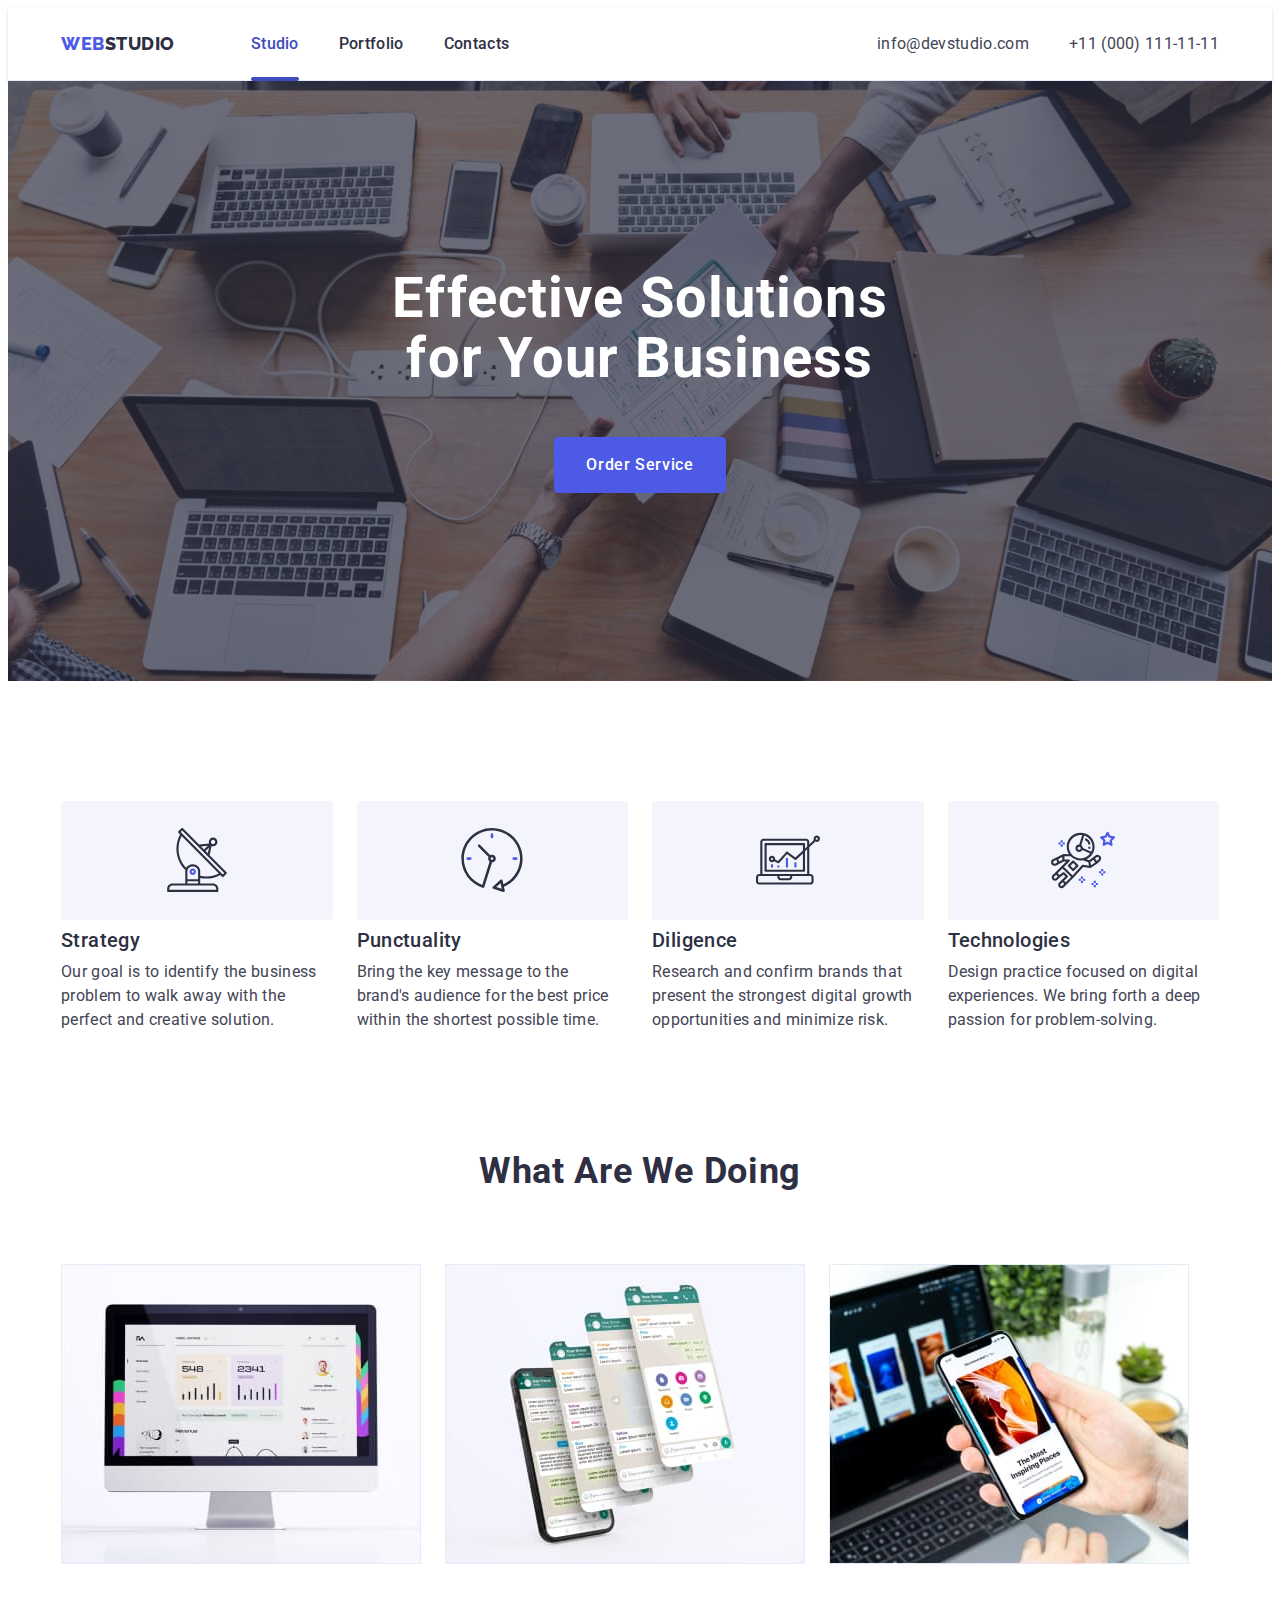
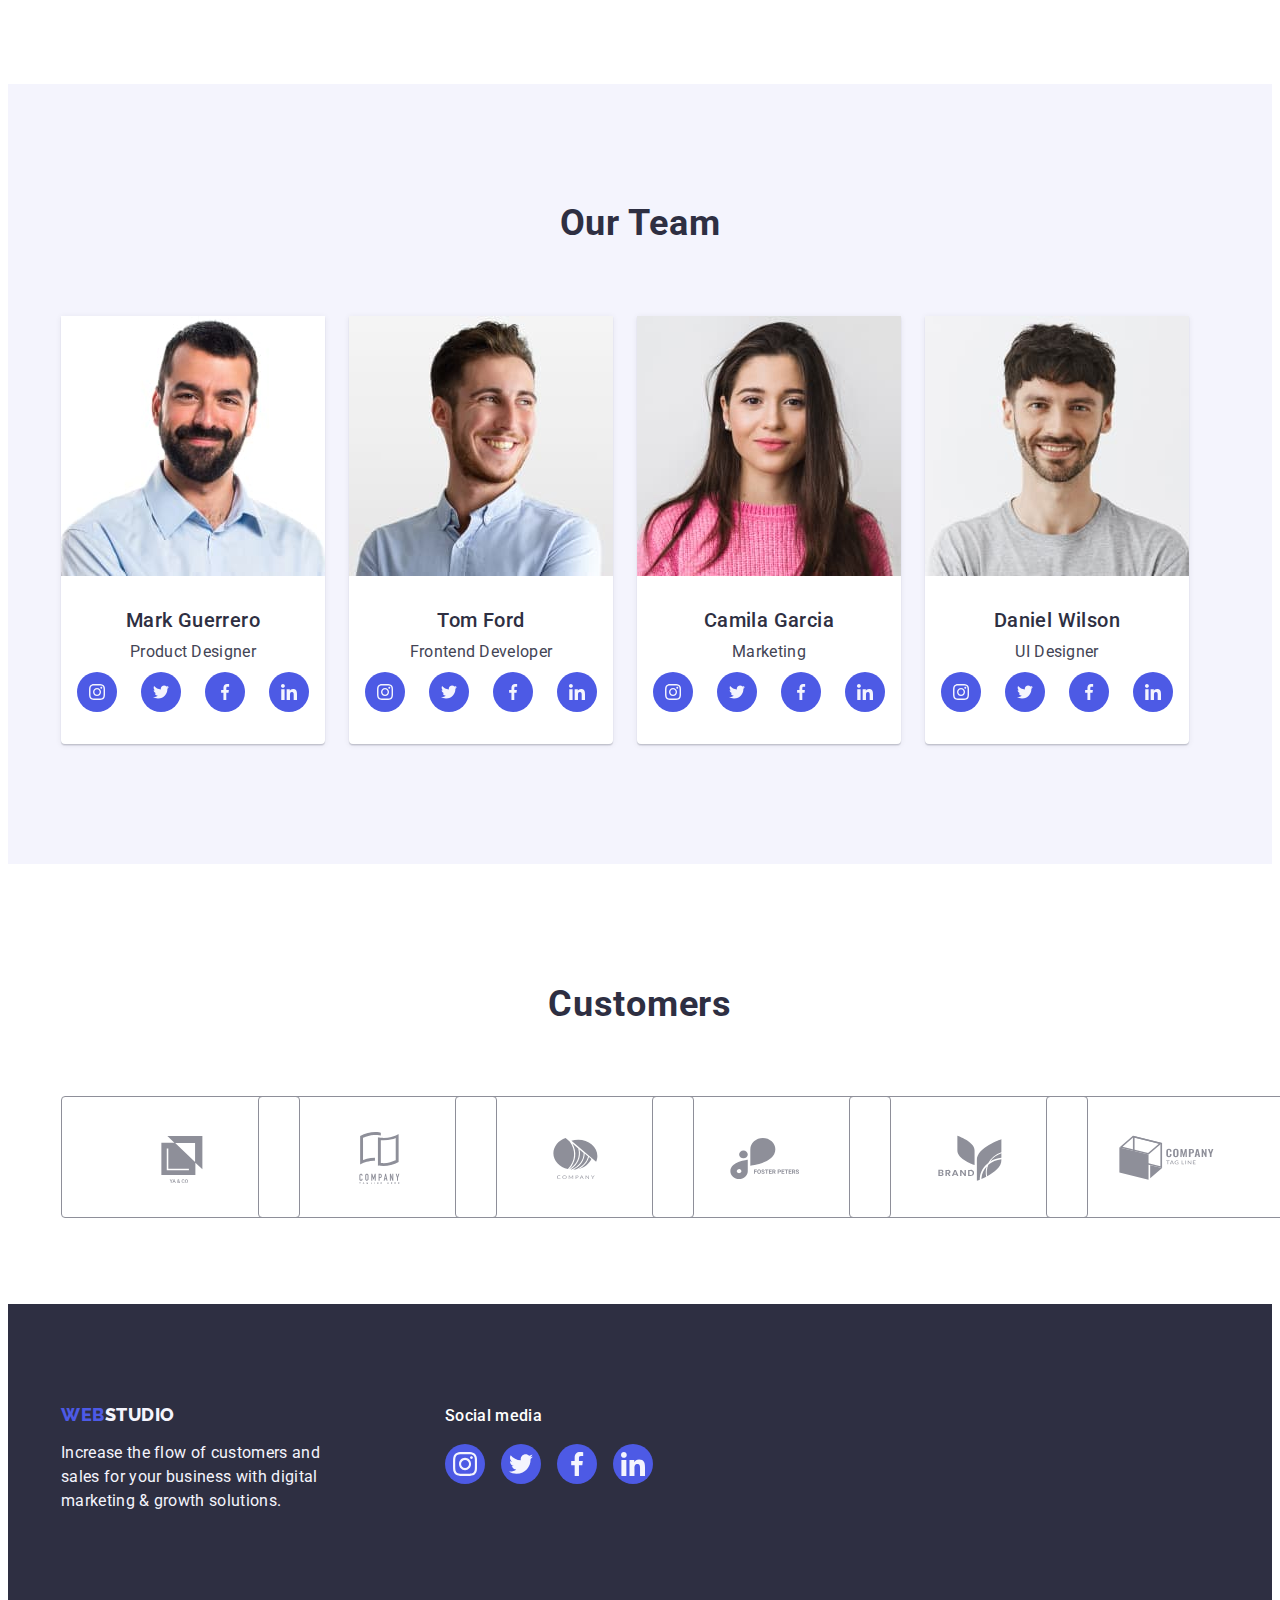
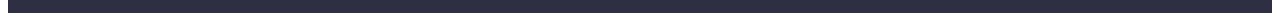
<file: index.html>
<!DOCTYPE html>
<html lang="en">
  <head>
    <meta charset="UTF-8" />
    <meta http-equiv="X-UA-Compatible" content="IE=edge" />
    <meta name="viewport" content="width=device-width, initial-scale=1.0" />
    <title>WebStudio</title>
    <link rel="preconnect" href="https://fonts.googleapis.com" />
    <link rel="preconnect" href="https://fonts.gstatic.com" crossorigin />
    <link
      href="https://fonts.googleapis.com/css2?family=Raleway:wght@800&family=Roboto:wght@400;500;700;900&display=swap"
      rel="stylesheet"
    />
    <link
      rel="stylesheet"
      href="https://cdnjs.cloudflare.com/ajax/libs/modern-normalize/1.0.0/modern-normalize.min.css"
      integrity="sha512-ISS7cAi1PEhQ8jnbJpJZMd29NlhNj4AWYyLOSp2CE/CsHxTCu+r+t0D2yoJudVrd0/8fTVPUVDzY5Tvli75u/g=="
      crossorigin="anonymous"
    />
    <link rel="stylesheet" href="./css/styles.css" />
  </head>
  <body>
    <header class="header">
      <div class="header-nav container">
        <nav class="site-nav">
          <a href="./index.html" class="logo-header link">
            Web<span class="logo-tip">Studio</span>
          </a>
          <ul class="list-nav list">
            <li class="list-item">
              <a class="nav link active-link" href="./index.html">Studio</a>
            </li>
            <li class="list-item">
              <a class="nav link" href="./portfolio.html">Portfolio</a>
            </li>
            <li class="list-item">
              <a class="nav link" href="">Contacts</a>
            </li>
          </ul>
        </nav>
        <address class="address">
          <ul class="address-list list">
            <li class="address-item">
              <a class="address-contact link" href="mailto:info@devstudio.com">
                info@devstudio.com
              </a>
            </li>
            <li class="address-item">
              <a class="address-contact link" href="tel:+110001111111">
                +11 (000) 111-11-11
              </a>
            </li>
          </ul>
        </address>
      </div>
    </header>
    <main>
      <section class="section-main">
        <div class="backdrop is-hidden" data-modal>
          <div class="modal">
            <button type="button" class="modal-close button" data-modal-close>
              <svg class="close-picture" width="8" height="8">
                <use
                  href="./images/symbol-defs.svg#icon-close-black-18dp-2-1"
                ></use>
              </svg>
            </button>
          </div>
        </div>
        <div class="overlay">
          <div class="title-container container">
            <h1 class="title">Effective Solutions for Your Business</h1>
            <button class="button-order" type="button" data-modal-open>
              Order Service
            </button>
          </div>
        </div>
      </section>
      <section class="qualities-section">
        <div class="qualities-container container">
          <h2 class="visually-hidden">Our qualities</h2>
          <ul class="list-qualities list">
            <li class="qualities-item">
              <div class="qualities-picture">
                <svg class="qualities-icon" width="64" height="64">
                  <use href="./images/icons.svg.svg#icon-antenna-1"></use>
                </svg>
              </div>
              <h3 class="qualities-title">Strategy</h3>
              <p class="qualities-text">
                Our goal is to identify the business problem to walk away with
                the perfect and creative solution.
              </p>
            </li>
            <li class="qualities-item">
              <div class="qualities-picture">
                <svg class="qualities-icon" width="64" height="64">
                  <use href="./images/icons.svg.svg#icon-clock-1"></use>
                </svg>
              </div>
              <h3 class="qualities-title">Punctuality</h3>
              <p class="qualities-text">
                Bring the key message to the brand's audience for the best price
                within the shortest possible time.
              </p>
            </li>
            <li class="qualities-item">
              <div class="qualities-picture">
                <svg class="qualities-icon" width="64" height="64">
                  <use href="./images/icons.svg.svg#icon-diagram-1"></use>
                </svg>
              </div>
              <h3 class="qualities-title">Diligence</h3>
              <p class="qualities-text">
                Research and confirm brands that present the strongest digital
                growth opportunities and minimize risk.
              </p>
            </li>
            <li class="qualities-item">
              <div class="qualities-picture">
                <svg class="qualities-icon" width="64" height="64">
                  <use href="./images/icons.svg.svg#icon-astronaut-1"></use>
                </svg>
              </div>
              <h3 class="qualities-title">Technologies</h3>
              <p class="qualities-text">
                Design practice focused on digital experiences. We bring forth a
                deep passion for problem-solving.
              </p>
            </li>
          </ul>
        </div>
      </section>

      <section class="activities">
        <div class="activities-container container">
          <h2 class="title-activities">What are we doing</h2>
          <ul class="list-activities list">
            <li class="activities-item">
              <img
                class="picture-activities"
                src="./images/img1.jpg"
                alt="computer screen"
                width="360"
                height="300"
              />
            </li>
            <li class="activities-item">
              <img
                class="picture-activities"
                src="./images/img2.jpg"
                alt="phone screen"
                width="360"
                height="300"
              />
            </li>
            <li class="activities-item">
              <img
                class="picture-activities"
                src="./images/img3.jpg"
                alt="picture on phone and computer"
                width="360"
                height="300"
              />
            </li>
          </ul>
        </div>
      </section>

      <section class="section-team">
        <div class="team-container container">
          <h2 class="title-team">Our Team</h2>
          <ul class="team-list list">
            <li class="team-member">
              <img
                class="team-member-photo"
                src="./images/img.jpg"
                alt="team member photo"
                width="264"
                height="260"
              />
              <h3 class="team-member-name">Mark Guerrero</h3>
              <p class="team-member-profession">Product Designer</p>
              <ul class="social-network-list list">
                <li class="social-network-item">
                  <a class="social-network-link link" href="">
                    <svg class="social-network-icon" width="16" height="16">
                      <use href="./images/icons.svg.svg#icon-instagram-2"></use>
                    </svg>
                  </a>
                </li>
                <li class="social-network-item">
                  <a class="social-network-link link" href="">
                    <svg class="social-network-icon" width="16" height="16">
                      <use href="./images/icons.svg.svg#icon-twitter-1"></use>
                    </svg>
                  </a>
                </li>
                <li class="social-network-item">
                  <a class="social-network-link link" href="">
                    <svg class="social-network-icon" width="16" height="16">
                      <use href="./images/icons.svg.svg#icon-facebook-1"></use>
                    </svg>
                  </a>
                </li>
                <li class="social-network-item">
                  <a class="social-network-link link" href="">
                    <svg class="social-network-icon" width="16" height="16">
                      <use href="./images/icons.svg.svg#icon-linkedin-1"></use>
                    </svg>
                  </a>
                </li>
              </ul>
            </li>
            <li class="team-member">
              <img
                class="team-member-photo"
                src="./images/imgn.jpg"
                alt="team member photo2"
                width="264"
                height="260"
              />
              <h3 class="team-member-name">Tom Ford</h3>
              <p class="team-member-profession">Frontend Developer</p>
              <ul class="social-network-list list">
                <li class="social-network-item">
                  <a class="social-network-link link" href="">
                    <svg class="social-network-icon" width="16" height="16">
                      <use href="./images/icons.svg.svg#icon-instagram-2"></use>
                    </svg>
                  </a>
                </li>
                <li class="social-network-item">
                  <a class="social-network-link link" href="">
                    <svg class="social-network-icon" width="16" height="16">
                      <use href="./images/icons.svg.svg#icon-twitter-1"></use>
                    </svg>
                  </a>
                </li>
                <li class="social-network-item">
                  <a class="social-network-link link" href="">
                    <svg class="social-network-icon" width="16" height="16">
                      <use href="./images/icons.svg.svg#icon-facebook-1"></use>
                    </svg>
                  </a>
                </li>
                <li class="social-network-item">
                  <a class="social-network-link link" href="">
                    <svg class="social-network-icon" width="16" height="16">
                      <use href="./images/icons.svg.svg#icon-linkedin-1"></use>
                    </svg>
                  </a>
                </li>
              </ul>
            </li>
            <li class="team-member">
              <img
                class="team-member-photo"
                src="./images/imgk.jpg"
                alt="team member photo3"
                width="264"
                height="260"
              />
              <h3 class="team-member-name">Camila Garcia</h3>
              <p class="team-member-profession">Marketing</p>
              <ul class="social-network-list list">
                <li class="social-network-item">
                  <a class="social-network-link link" href="">
                    <svg class="social-network-icon" width="16" height="16">
                      <use href="./images/icons.svg.svg#icon-instagram-2"></use>
                    </svg>
                  </a>
                </li>
                <li class="social-network-item">
                  <a class="social-network-link link" href="">
                    <svg class="social-network-icon" width="16" height="16">
                      <use href="./images/icons.svg.svg#icon-twitter-1"></use>
                    </svg>
                  </a>
                </li>
                <li class="social-network-item">
                  <a class="social-network-link link" href="">
                    <svg class="social-network-icon" width="16" height="16">
                      <use href="./images/icons.svg.svg#icon-facebook-1"></use>
                    </svg>
                  </a>
                </li>
                <li class="social-network-item">
                  <a class="social-network-link link" href="">
                    <svg class="social-network-icon" width="16" height="16">
                      <use href="./images/icons.svg.svg#icon-linkedin-1"></use>
                    </svg>
                  </a>
                </li>
              </ul>
            </li>
            <li class="team-member">
              <img
                class="team-member-photo"
                src="./images/imgj.jpg"
                alt="team member photo4"
                width="264"
                height="260"
              />
              <h3 class="team-member-name">Daniel Wilson</h3>
              <p class="team-member-profession">UI Designer</p>
              <ul class="social-network-list list">
                <li class="social-network-item">
                  <a class="social-network-link link" href="">
                    <svg class="social-network-icon" width="16" height="16">
                      <use href="./images/icons.svg.svg#icon-instagram-2"></use>
                    </svg>
                  </a>
                </li>
                <li class="social-network-item">
                  <a class="social-network-link link" href="">
                    <svg class="social-network-icon" width="16" height="16">
                      <use href="./images/icons.svg.svg#icon-twitter-1"></use>
                    </svg>
                  </a>
                </li>
                <li class="social-network-item">
                  <a class="social-network-link link" href="">
                    <svg class="social-network-icon" width="16" height="16">
                      <use href="./images/icons.svg.svg#icon-facebook-1"></use>
                    </svg>
                  </a>
                </li>
                <li class="social-network-item">
                  <a class="social-network-link link" href="">
                    <svg class="social-network-icon" width="16" height="16">
                      <use href="./images/icons.svg.svg#icon-linkedin-1"></use>
                    </svg>
                  </a>
                </li>
              </ul>
            </li>
          </ul>
        </div>
      </section>
      <section class="customers">
        <div class="container">
          <h2 class="title-customers">Customers</h2>
          <ul class="customers-list list">
            <li class="customers-item">
              <a class="customers-link link" href="">
                <svg class="customers-icon" width="104" height="56">
                  <use href="./images/icons.svg.svg#icon-company1"></use>
                </svg>
              </a>
            </li>
            <li class="customers-item">
              <a class="customers-link link" href="">
                <svg class="customers-icon" width="104" height="56">
                  <use href="./images/icons.svg.svg#icon-company2"></use>
                </svg>
              </a>
            </li>
            <li class="customers-item">
              <a class="customers-link link" href="">
                <svg class="customers-icon" width="104" height="56">
                  <use href="./images/icons.svg.svg#icon-company3"></use>
                </svg>
              </a>
            </li>
            <li class="customers-item">
              <a class="customers-link link" href="">
                <svg class="customers-icon" width="104" height="56">
                  <use href="./images/icons.svg.svg#icon-company4"></use>
                </svg>
              </a>
            </li>
            <li class="customers-item">
              <a class="customers-link link" href="">
                <svg class="customers-icon" width="104" height="56">
                  <use href="./images/icons.svg.svg#icon-company5"></use>
                </svg>
              </a>
            </li>
            <li class="customers-item">
              <a class="customers-link link" href="">
                <svg class="customers-icon" width="104" height="56">
                  <use href="./images/icons.svg.svg#icon-company6"></use>
                </svg>
              </a>
            </li>
          </ul>
        </div>
      </section>
    </main>

    <footer class="footer">
      <div class="footer-container container">
        <div class="footer-logo">
          <a href="./index.html" class="logo-mfooter link">
            Web<span class="logo-footer">Studio</span>
          </a>
          <p class="footer-text">
            Increase the flow of customers and sales for your business with
            digital marketing & growth solutions.
          </p>
        </div>
        <div class="soc-net-footer">
          <p class="title-footer">Social media</p>
          <ul class="footer-list list">
            <li class="footer-item">
              <a class="footer-link link" href="">
                <svg class="footer-icon" width="24" height="24">
                  <use href="./images/icons.svg.svg#icon-instagram-2"></use>
                </svg>
              </a>
            </li>
            <li class="footer-item">
              <a class="footer-link link" href="">
                <svg class="footer-icon" width="24" height="24">
                  <use href="./images/icons.svg.svg#icon-twitter-1"></use>
                </svg>
              </a>
            </li>
            <li class="footer-item">
              <a class="footer-link link" href="">
                <svg class="footer-icon" width="24" height="24">
                  <use href="./images/icons.svg.svg#icon-facebook-1"></use>
                </svg>
              </a>
            </li>
            <li class="footer-item">
              <a class="footer-link link" href="">
                <svg class="footer-icon" width="24" height="24">
                  <use href="./images/icons.svg.svg#icon-linkedin-1"></use>
                </svg>
              </a>
            </li>
          </ul>
        </div>
      </div>
    </footer>
    <script src="./modal.js"></script>
  </body>
</html>
</file>
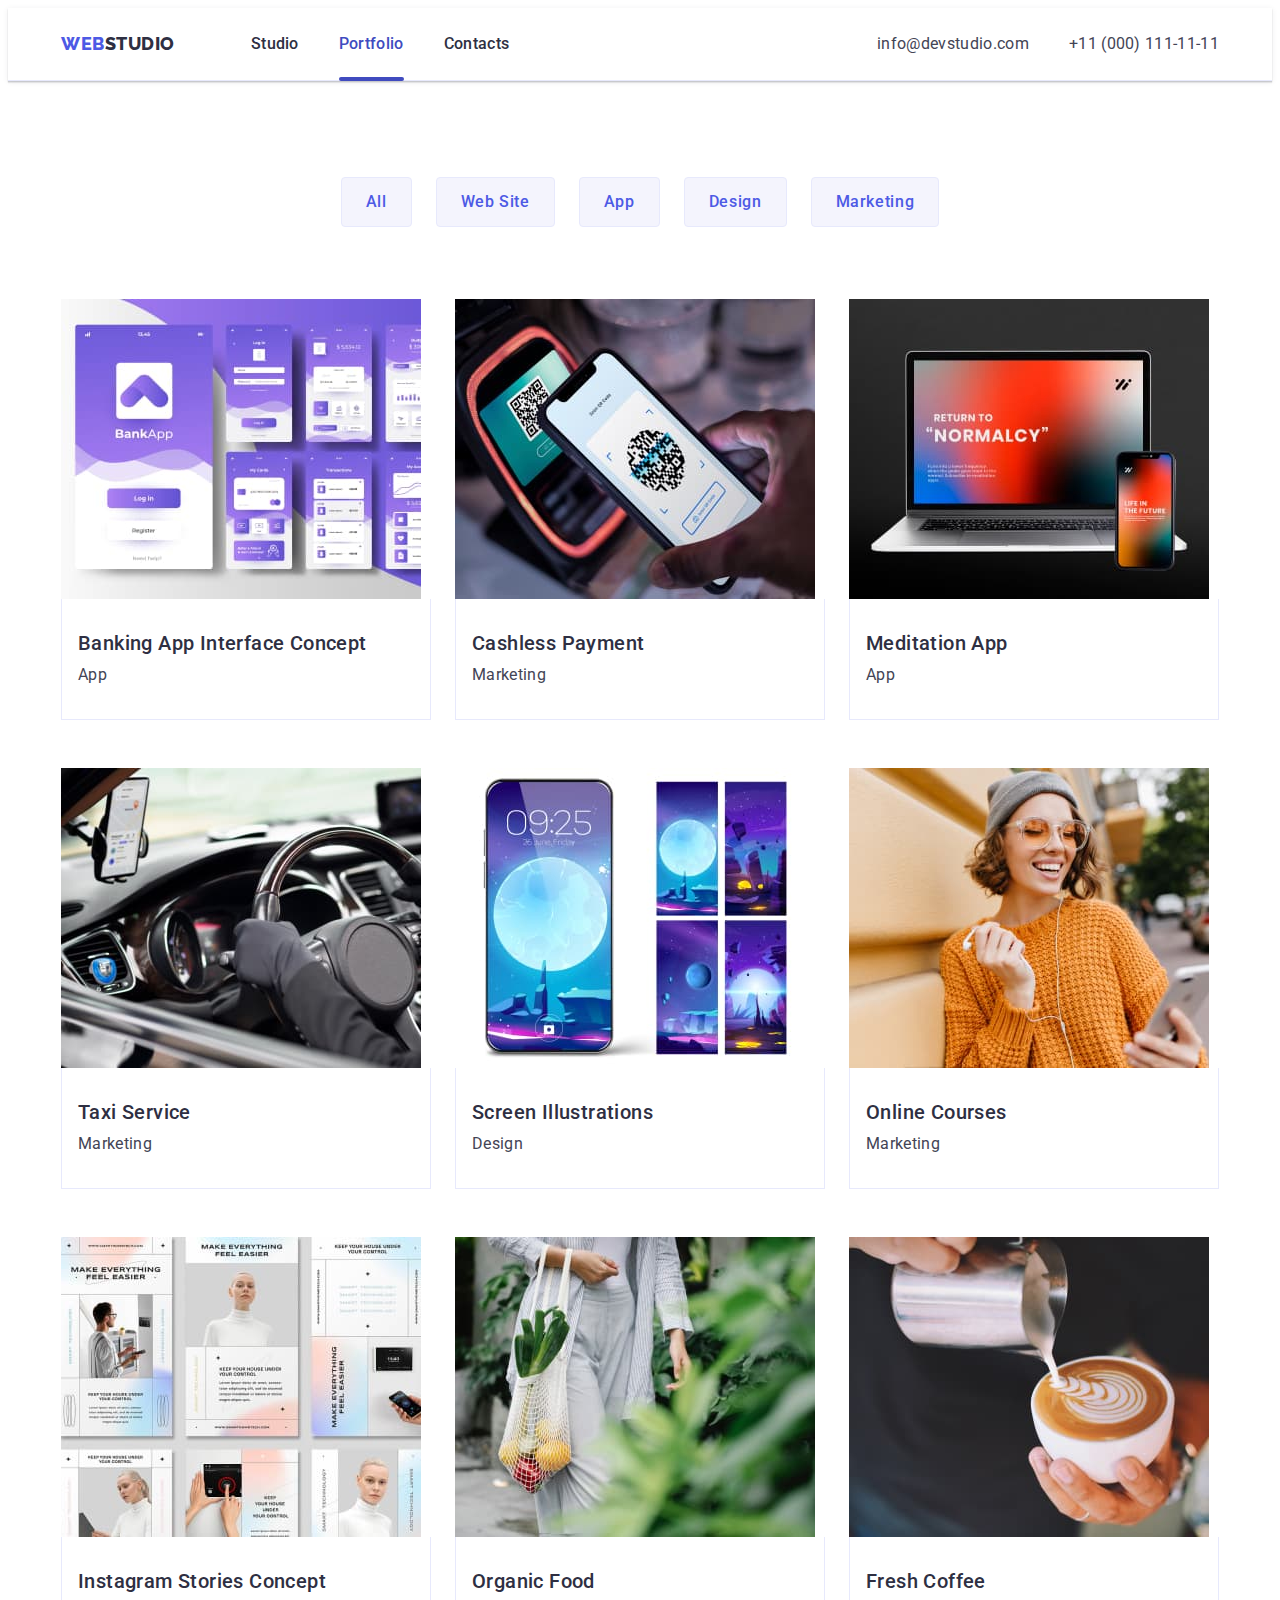
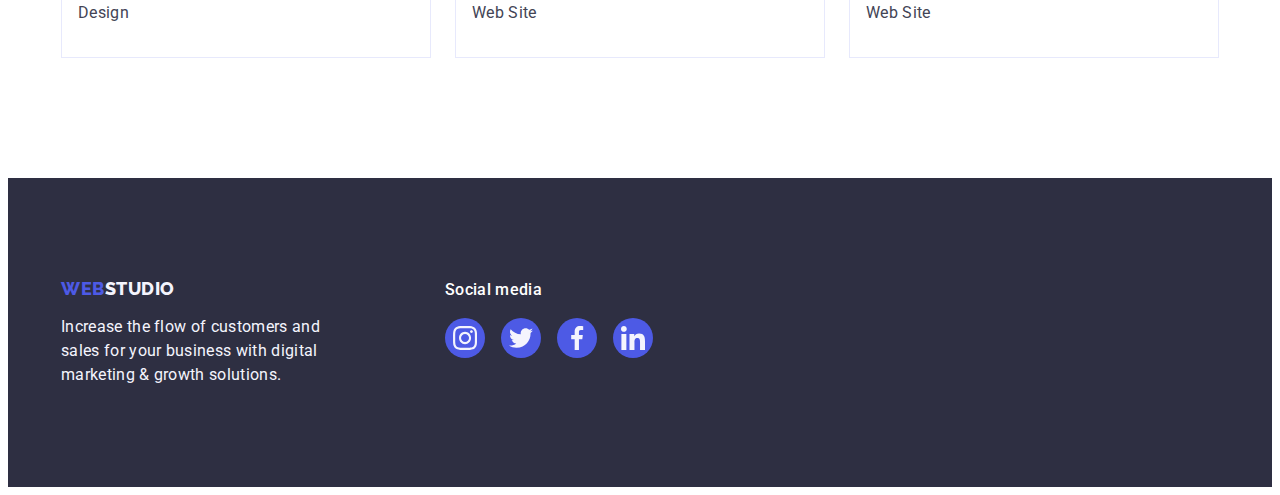
<file: portfolio.html>
<!DOCTYPE html>
<html lang="en">
  <head>
    <meta charset="UTF-8" />
    <meta http-equiv="X-UA-Compatible" content="IE=edge" />
    <meta name="viewport" content="width=device-width, initial-scale=1.0" />
    <title>WebStudio</title>
    <link rel="preconnect" href="https://fonts.googleapis.com" />
    <link rel="preconnect" href="https://fonts.gstatic.com" crossorigin />

    <link
      href="https://fonts.googleapis.com/css2?family=Raleway:wght@800&family=Roboto:wght@400;500;700;900&display=swap"
      rel="stylesheet"
    />
    <link
      rel="stylesheet"
      href="https://cdnjs.cloudflare.com/ajax/libs/modern-normalize/1.0.0/modern-normalize.min.css"
      integrity="sha512-ISS7cAi1PEhQ8jnbJpJZMd29NlhNj4AWYyLOSp2CE/CsHxTCu+r+t0D2yoJudVrd0/8fTVPUVDzY5Tvli75u/g=="
      crossorigin="anonymous"
    />
    <link rel="stylesheet" href="./css/styles.css" />
  </head>
  <body>
    <header class="header">
      <div class="header-nav container">
        <nav class="site-nav">
          <a href="./index.html" class="logo-header link">
            Web<span class="logo-tip">Studio</span>
          </a>
          <ul class="list-nav list">
            <li class="list-item">
              <a class="nav link" href="./index.html">Studio</a>
            </li>
            <li class="list-item">
              <a class="nav link active-link" href="./portfolio.html"
                >Portfolio</a
              >
            </li>
            <li class="list-item">
              <a class="nav link" href="">Contacts</a>
            </li>
          </ul>
        </nav>
        <address class="address">
          <ul class="address-list list">
            <li class="address-item">
              <a class="address-contact link" href="mailto:info@devstudio.com">
                info@devstudio.com
              </a>
            </li>
            <li class="address-item">
              <a class="address-contact link" href="tel:+110001111111">
                +11 (000) 111-11-11
              </a>
            </li>
          </ul>
        </address>
      </div>
    </header>
    <main>
      <!-- Сторінка портфоліо -->
      <section class="portfolio-section">
        <div class="portfolio-container container">
          <h1 class="visually-hidden">Portfolio filters</h1>
          <ul class="list-filters list">
            <li class="button-filter">
              <button type="button" class="button-filt">All</button>
            </li>
            <li class="button-filter">
              <button type="button" class="button-filt">Web Site</button>
            </li>
            <li class="button-filter">
              <button type="button" class="button-filt">App</button>
            </li>
            <li class="button-filter">
              <button type="button" class="button-filt">Design</button>
            </li>
            <li class="button-filter">
              <button type="button" class="button-filt">Marketing</button>
            </li>
          </ul>

          <ul class="list-portfolio list">
            <li class="portfolio-item">
              <a href="#" class="picture-link link">
                <div class="thumb">
                  <img
                    class="picture-portfolio"
                    src="./images/portf1.jpg"
                    alt="site pages"
                    width="360"
                    height="300"
                  />
                  <p class="text-card">
                    14 Stylish and User-Friendly App Design Concepts · Task
                    Manager App · Calorie Tracker App · Exotic Fruit Ecommerce
                    App · Cloud Storage App
                  </p>
                </div>

                <div class="portfolio-description">
                  <h2 class="title-portfolio">Banking App Interface Concept</h2>
                  <p class="portfolio-text-filter">App</p>
                </div>
              </a>
            </li>

            <li class="portfolio-item">
              <a href="#" class="picture-link link">
                <div class="thumb">
                  <img
                    class="picture-portfolio"
                    src="./images/portf2.jpg"
                    alt="qr-code"
                    width="360"
                    height="300"
                  />
                  <p class="text-card">
                    14 Stylish and User-Friendly App Design Concepts · Task
                    Manager App · Calorie Tracker App · Exotic Fruit Ecommerce
                    App · Cloud Storage App
                  </p>
                </div>
                <div class="portfolio-description">
                  <h2 class="title-portfolio">Cashless Payment</h2>
                  <p class="portfolio-text-filter">Marketing</p>
                </div>
              </a>
            </li>
            <li class="portfolio-item">
              <a href="#" class="picture-link link">
                <div class="thumb">
                  <img
                    class="picture-portfolio"
                    src="./images/portf3.jpg"
                    alt="laptop and telefon"
                    width="360"
                    height="300"
                  />
                  <p class="text-card">
                    14 Stylish and User-Friendly App Design Concepts · Task
                    Manager App · Calorie Tracker App · Exotic Fruit Ecommerce
                    App · Cloud Storage App
                  </p>
                </div>

                <div class="portfolio-description">
                  <h2 class="title-portfolio">Meditation App</h2>
                  <p class="portfolio-text-filter">App</p>
                </div>
              </a>
            </li>
            <li class="portfolio-item">
              <a href="#" class="picture-link link">
                <div class="thumb">
                  <img
                    class="picture-portfolio"
                    src="./images/portf4.jpg"
                    alt="car phone holder"
                    width="360"
                    height="300"
                  />
                  <p class="text-card">
                    14 Stylish and User-Friendly App Design Concepts · Task
                    Manager App · Calorie Tracker App · Exotic Fruit Ecommerce
                    App · Cloud Storage App
                  </p>
                </div>
                <div class="portfolio-description">
                  <h2 class="title-portfolio">Taxi Service</h2>
                  <p class="portfolio-text-filter">Marketing</p>
                </div>
              </a>
            </li>
            <li class="portfolio-item">
              <a href="#" class="picture-link link">
                <div class="thumb">
                  <img
                    class="picture-portfolio"
                    src="./images/portf5.jpg"
                    alt="phone lock screen"
                    width="360"
                    height="300"
                  />
                  <p class="text-card">
                    14 Stylish and User-Friendly App Design Concepts · Task
                    Manager App · Calorie Tracker App · Exotic Fruit Ecommerce
                    App · Cloud Storage App
                  </p>
                </div>
                <div class="portfolio-description">
                  <h2 class="title-portfolio">Screen Illustrations</h2>
                  <p class="portfolio-text-filter">Design</p>
                </div>
              </a>
            </li>
            <li class="portfolio-item">
              <a href="#" class="picture-link link">
                <div class="thumb">
                  <img
                    class="picture-portfolio"
                    src="./images/portf6.jpg"
                    alt="smiling girl with headphones"
                    width="360"
                    height="300"
                  />
                  <p class="text-card">
                    14 Stylish and User-Friendly App Design Concepts · Task
                    Manager App · Calorie Tracker App · Exotic Fruit Ecommerce
                    App · Cloud Storage App
                  </p>
                </div>
                <div class="portfolio-description">
                  <h2 class="title-portfolio">Online Courses</h2>
                  <p class="portfolio-text-filter">Marketing</p>
                </div>
              </a>
            </li>
            <li class="portfolio-item">
              <a href="#" class="picture-link link">
                <div class="thumb">
                  <img
                    class="picture-portfolio"
                    src="./images/portf7.jpg"
                    alt="site pages inst"
                    width="360"
                    height="300"
                  />
                  <p class="text-card">
                    14 Stylish and User-Friendly App Design Concepts · Task
                    Manager App · Calorie Tracker App · Exotic Fruit Ecommerce
                    App · Cloud Storage App
                  </p>
                </div>
                <div class="portfolio-description">
                  <h2 class="title-portfolio">Instagram Stories Concept</h2>
                  <p class="portfolio-text-filter">Design</p>
                </div>
              </a>
            </li>
            <li class="portfolio-item">
              <a href="#" class="picture-link link">
                <div class="thumb">
                  <img
                    class="picture-portfolio"
                    src="./images/portf8.jpg"
                    alt="fruits and vegetables in a bag"
                    width="360"
                    height="300"
                  />
                  <p class="text-card">
                    14 Stylish and User-Friendly App Design Concepts · Task
                    Manager App · Calorie Tracker App · Exotic Fruit Ecommerce
                    App · Cloud Storage App
                  </p>
                </div>
                <div class="portfolio-description">
                  <h2 class="title-portfolio">Organic Food</h2>
                  <p class="portfolio-text-filter">Web Site</p>
                </div>
              </a>
            </li>
            <li class="portfolio-item">
              <a href="#" class="picture-link link">
                <div class="thumb">
                  <img
                    class="picture-portfolio"
                    src="./images/portf9.jpg"
                    alt="painting on coffee"
                    width="360"
                    height="300"
                  />
                  <p class="text-card">
                    14 Stylish and User-Friendly App Design Concepts · Task
                    Manager App · Calorie Tracker App · Exotic Fruit Ecommerce
                    App · Cloud Storage App
                  </p>
                </div>
                <div class="portfolio-description">
                  <h2 class="title-portfolio">Fresh Coffee</h2>
                  <p class="portfolio-text-filter">Web Site</p>
                </div>
              </a>
            </li>
          </ul>
        </div>
      </section>
    </main>
    <footer class="footer">
      <div class="footer-container container">
        <div class="footer-logo">
          <a href="./index.html" class="logo-mfooter link">
            Web<span class="logo-footer">Studio</span>
          </a>
          <p class="footer-text">
            Increase the flow of customers and sales for your business with
            digital marketing & growth solutions.
          </p>
        </div>
        <div class="soc-net-footer">
          <p class="title-footer">Social media</p>
          <ul class="footer-list list">
            <li class="footer-item">
              <a class="footer-link link" href="">
                <svg class="footer-icon" width="24" height="24">
                  <use href="./images/icons.svg.svg#icon-instagram-2"></use>
                </svg>
              </a>
            </li>
            <li class="footer-item">
              <a class="footer-link link" href="">
                <svg class="footer-icon" width="24" height="24">
                  <use href="./images/icons.svg.svg#icon-twitter-1"></use>
                </svg>
              </a>
            </li>
            <li class="footer-item">
              <a class="footer-link link" href="">
                <svg class="footer-icon" width="24" height="24">
                  <use href="./images/icons.svg.svg#icon-facebook-1"></use>
                </svg>
              </a>
            </li>
            <li class="footer-item">
              <a class="footer-link link" href="">
                <svg class="footer-icon" width="24" height="24">
                  <use href="./images/icons.svg.svg#icon-linkedin-1"></use>
                </svg>
              </a>
            </li>
          </ul>
        </div>
      </div>
    </footer>
  </body>
</html>
</file>
<file: css/styles.css>
:root {
  --color-body: #434455;
  --brand-color: #ffffff;
  --color-logo: #4d5ae5;
  --color-text: #2e2f42;
  --color-contacts: #434455;
  --color-btn: #f4f4fd;
}
body {
  font-family: "Roboto", sans-serif;
  background-color: var(--brand-color);
  color: var(--color-body);
}

h1,
h2,
h3,
h4,
h5,
h6,
p {
  margin: 0;
}

ul {
  margin: 0;
  padding: 0;
}

.list {
  list-style: none;
}

.link {
  text-decoration: none;
}

.item {
  list-style: none;
  text-decoration: none;
}

img {
  display: block;
  max-width: 100%;
  height: auto;
}

button {
  cursor: pointer;
  border: none;
}

.container {
  max-width: 1158px;
  padding: 0 15px;
  margin: 0 auto;
}

.visually-hidden {
  position: absolute;
  width: 1px;
  height: 1px;
  margin: -1px;
  border: 0;
  padding: 0;

  white-space: nowrap;
  clip-path: inset(100%);
  clip: rect(0 0 0 0);
  overflow: hidden;
}

/* header */

header {
  border-bottom: 1px solid #e7e9fc;
  background: #ffffff;
  box-shadow: 0px 2px 1px rgba(46, 47, 66, 0.08),
    0px 1px 1px rgba(46, 47, 66, 0.16), 0px 1px 6px rgba(46, 47, 66, 0.08);
}

.header-nav {
  display: flex;
  align-items: center;
}
.site-nav {
  display: flex;
}

/* logo */
.logo-header {
  font-family: "Raleway", sans-serif;
  font-style: normal;
  font-weight: 800;
  font-size: 18px;
  line-height: 1.33;
  letter-spacing: 0.03em;
  text-transform: uppercase;
  color: var(--color-logo);
  padding: 24px 0;
  margin-right: 76px;
}

.logo-tip {
  color: var(--color-text);
}

/* navigation */

.list-nav .link {
  font-weight: 500;
  font-size: 16px;
  line-height: 1.5;
  letter-spacing: 0.02em;
}
.list-nav {
  display: flex;
  gap: 40px;
  transition: color 2500ms cubic-bezier(0.4, 0, 0.2, 1);
}

.list-nav .link {
  display: block;
  color: var(--color-text);
  padding-top: 24px;
  padding-bottom: 24px;
  position: relative;
  transition: color 250ms cubic-bezier(0.4, 0, 0.2, 1);
}

.list-nav .active-link {
  color: #404bbf;
}

.active-link::after {
  content: "";
  width: 100%;
  height: 4px;
  background-color: #404bbf;
  display: block;
  position: absolute;
  bottom: -1px;
  border-radius: 2px;
}

/* address */

.address-list {
  display: flex;
  gap: 0 40px;
}

.list-nav .link:hover,
.list-nav .link:focus {
  color: #404bbf;
}

.address-list .link:hover,
.address-list .link:focus {
  color: #404bbf;
}

.address {
  font-style: normal;
  margin-left: auto;
}

.address-contact {
  padding-top: 24px;
  padding-bottom: 24px;
}

.address-list .link {
  display: block;
  line-height: 1.5;
  letter-spacing: 0.02em;
  font-style: normal;
  font-weight: 400;
  font-size: 16px;
  color: var(--color-contacts);
  transition: color 250ms cubic-bezier(0.4, 0, 0.2, 1);
}

/* first section */

.section-main {
  max-width: 1400px;
  background-image: linear-gradient(
      to right,
      rgba(46, 47, 66, 0.7),
      rgba(46, 47, 66, 0.7)
    ),
    url(../images/people-office\ 1.jpg);
  background-size: cover;
  margin: 0 auto;
  background-repeat: no-repeat;
  background-position: center;
  background-color: var(--color-text);
  text-align: center;
  padding-top: 188px;
  padding-bottom: 188px;
}

.section-main .title {
  font-weight: 700;
  font-size: 56px;
  font-family: "Roboto", sans-serif;
  line-height: 1.07;
  text-align: center;
  letter-spacing: 0.02em;
  color: var(--brand-color);
  margin-bottom: 48px;
  width: 496px;
  margin-left: auto;
  margin-right: auto;
}
.button-order {
  background-color: var(--color-logo);
  font-family: "Roboto", sans-serif;
  font-style: normal;
  font-weight: 500;
  font-size: 16px;
  line-height: 1.5;
  letter-spacing: 0.04em;
  color: var(--brand-color);
  cursor: pointer;

  padding: 16px 32px;
  border-radius: 4px;
  transition: background-color 250ms cubic-bezier(0.4, 0, 0.2, 1);
}

.button-order:hover,
.button-order:focus {
  background-color: #404bbf;
}

/* second section */

.qualities-section {
  padding-top: 120px;
  padding-bottom: 120px;
  margin-left: auto;
  margin-right: auto;
}

.list-qualities {
  display: flex;
  justify-content: center;
  column-gap: 24px;
}

.qualities-item {
  color: var(--color-text);
  font-weight: 500;
  font-size: 20px;
  line-height: 1.2;
  flex-basis: calc((100% - 72px) / 4);
}

.qualities-picture {
  height: 119px;
  margin-bottom: 8px;
  background-color: #f4f4fd;
  border-radius: 4px;
  display: flex;
  align-items: center;
  justify-content: center;
}

.qualities-item .qualities-title {
  letter-spacing: 0.02em;
  color: var(--color-text);
  margin-bottom: 8px;
  font-weight: 500;
  font-size: 20px;
  line-height: 1.2;
}

.qualities-item .qualities-text {
  line-height: 1.5;
  font-family: "Roboto";
  font-style: normal;
  font-weight: 400;
  font-size: 16px;
  max-width: 264px;
  letter-spacing: 0.02em;
  color: var(--color-body);
}

/* third section */

.activities {
  padding-bottom: 120px;
}

.activities .title-activities {
  font-weight: 700;
  font-size: 36px;
  line-height: 1.11;
  text-align: center;
  letter-spacing: 0.02em;
  text-transform: capitalize;
  color: var(--color-text);
  margin-bottom: 72px;
}

.list-activities {
  display: flex;
  flex-direction: row;
  gap: 24px;
  align-items: flex-start;
}

/* fourth section */

.team-list {
  display: flex;
  flex-direction: row;
  gap: 24px;
  align-items: flex-start;
  padding: 0;
}

.section-team {
  background-color: #f4f4fd;
  padding-bottom: 120px;
  padding-top: 120px;
}
.section-team .title-team {
  font-size: 36px;
  line-height: 1.11;
  text-align: center;
  letter-spacing: 0.02em;
  text-transform: capitalize;
  color: var(--color-text);
  margin-bottom: 72px;
}

.team-member {
  background-color: #ffffff;
  padding-bottom: 32px;
  border-radius: 0px 0px 4px 4px;
  box-shadow: 0px 1px 6px rgba(46, 47, 66, 0.08),
    0px 1px 1px rgba(46, 47, 66, 0.16), 0px 2px 1px rgba(46, 47, 66, 0.08);
}

.team-member .team-member-name {
  font-weight: 500;
  font-size: 20px;
  line-height: 1.2;
  letter-spacing: 0.02em;
  color: var(--color-text);
  margin-top: 32px;
  text-align: center;
}
.team-member .team-member-profession {
  line-height: 1.5;
  letter-spacing: 0.02em;
  color: var(--color-contacts);
  margin-top: 8px;
  margin-bottom: 8px;
  text-align: center;
}

.social-network-list {
  display: flex;
  justify-content: center;
  gap: 24px;
}

.social-network-item {
  width: 40px;
  height: 40px;
}

.social-network-link {
  width: 100%;
  height: 100%;
  border-radius: 50%;
  background-color: #4d5ae5;
  display: flex;
  align-items: center;
  justify-content: center;
  transition: background-color 250ms cubic-bezier(0.4, 0, 0.2, 1);
}

.social-network-link:hover {
  background: #404bbf;
}

.social-network-link:focus {
  background: #404bbf;
}

.social-network-icon {
  fill: #f4f4fd;
}

/* section customers */

.customers {
  padding-top: 120px;
  padding-bottom: 120px;
}

.title-customers {
  font-family: "Roboto";
  font-style: normal;
  font-weight: 700;
  font-size: 36px;
  line-height: 40px;
  text-align: center;
  letter-spacing: 0.02em;
  text-transform: capitalize;
  color: var(--color-text);
  margin-bottom: 72px;
}

.customers-list {
  display: flex;
  align-items: center;
  justify-content: center;
  gap: 24px;
}

.customers-item {
  width: calc((100% - 120px) / 6);
  height: 88px;
}

.customers-icon {
  fill: #8e8f99;
  display: block;
  transition: fill 250ms cubic-bezier(0.4, 0, 0.2, 1);
}

.customers-link {
  width: 100%;
  height: 100%;
  display: flex;
  justify-content: center;
  align-items: center;
  border: 1px solid #8e8f99;
  border-radius: 4px;
  padding: 16px 32px;
  transition: border-color 250ms cubic-bezier(0.4, 0, 0.2, 1);
}

.customers-link:hover {
  border-color: #404bbf;
}

.customers-link:focus {
  border-color: #404bbf;
}

.customers-link:hover .customers-icon {
  fill: #404bbf;
}

.customers-link:focus .customers-icon {
  fill: #404bbf;
}

/* footer */

.footer-container {
  display: flex;
  justify-content: left;
  align-items: baseline;
  gap: 120px;
}

.footer-logo {
  display: flex;
  flex-direction: column;
}

.footer {
  background-color: var(--color-text);
  padding-top: 100px;
  padding-bottom: 100px;
}

.footer-text {
  font-family: "Roboto";
  font-style: normal;
  font-size: 16px;
  font-weight: 400;
  line-height: 1.5;
  letter-spacing: 0.02em;
  max-width: 264px;
  margin-top: 16px;
  color: var(--color-btn);
}

.logo-footer {
  color: #f4f4fd;
}

.logo-mfooter {
  max-width: 44px;
  font-family: "Raleway";
  font-style: normal;
  font-weight: 800;
  font-size: 18px;
  line-height: 21px;
  letter-spacing: 0.03em;
  text-transform: uppercase;
  color: #4d5ae5;
}

.title-footer {
  font-family: "Roboto";
  font-style: normal;
  font-weight: 500;
  font-size: 16px;
  line-height: 24px;
  letter-spacing: 0.02em;
  color: #ffffff;
  margin-bottom: 16px;
  margin-right: auto;
}

.footer-list {
  display: flex;
  justify-content: left;
  gap: 16px;
}

.footer-link {
  width: 100%;
  height: 100%;
  border-radius: 50%;
  background-color: #4d5ae5;
  display: flex;
  align-items: center;
  justify-content: center;
  transition: background-color 250ms cubic-bezier(0.4, 0, 0.2, 1);
}

.footer-link:hover {
  background: #31d0aa;
}

.footer-link:focus {
  background: #31d0aa;
}

.footer-item {
  width: 40px;
  height: 40px;
}

.footer-icon {
  fill: #f4f4fd;
}

/* portfolio */

.portfolio-section {
  padding-top: 96px;
  padding-bottom: 120px;
}

.button-filt {
  font-family: inherit;
  font-weight: 500;
  font-size: 16px;
  line-height: 1.5;
  letter-spacing: 0.04em;
  color: #4d5ae5;
  background-color: #f4f4fd;
  cursor: pointer;
  border: 1px solid #e7e9fc;
  border-radius: 4px;
  transition: background-color 250ms cubic-bezier(0.4, 0, 0.2, 1),
    color 250ms cubic-bezier(0.4, 0, 0.2, 1),
    box-shadow 250ms cubic-bezier(0.4, 0, 0.2, 1),
    border-radius 250ms cubic-bezier(0.4, 0, 0.2, 1),
    border-color 250ms cubic-bezier(0.4, 0, 0.2, 1);
}

.button-filt:hover,
.button-filt:focus {
  background-color: #404bbf;
  color: #ffffff;
  box-shadow: 0px 3px 1px rgba(0, 0, 0, 0.1), 0px 2px 1px rgba(0, 0, 0, 0.08),
    0px 2px 2px rgba(0, 0, 0, 0.12);
  border-radius: 4px;
  border-color: transparent;
}

.portfolio-item {
  width: calc((100% - 48px) / 3);
}

.picture-link {
  display: block;
  transition: box-shadow 250ms cubic-bezier(0.4, 0, 0.2, 1);
}

.picture-link:hover {
  box-shadow: 0px 1px 6px rgba(46, 47, 66, 0.08),
    0px 1px 1px rgba(46, 47, 66, 0.16), 0px 2px 1px rgba(46, 47, 66, 0.08);
}

.title-portfolio {
  font-weight: 500;
  font-size: 20px;
  line-height: 1.2;
  letter-spacing: 0.02em;
  margin-bottom: 8px;
  color: var(--color-text);
}

.portfolio-text-filter {
  font-size: 16px;
  line-height: 1.5;
  letter-spacing: 0.02em;
  color: var(--color-body);
}

.list-filters {
  display: flex;
  justify-content: center;
  gap: 24px;
  margin-bottom: 72px;
}

.button-filt {
  padding: 12px 24px;
}

.list-portfolio {
  position: relative;
  display: flex;
  flex-wrap: wrap;
  gap: 48px 24px;
}

.portfolio-description {
  border: 1px solid #e7e9fc;
  border-top: none;
  padding: 32px 0;
  padding-left: 16px;
}

.thumb {
  position: relative;
  overflow: hidden;
}

.text-card {
  position: absolute;
  top: 0;
  font-size: 16px;
  line-height: 1.5;
  letter-spacing: 0.02em;
  color: #f4f4fd;
  background-color: #4d5ae5;
  height: 100%;
  width: 100%;
  padding: 40px 32px 0 32px;
  transform: translateY(100%);
  transition: transform 250ms cubic-bezier(0.4, 0, 0.2, 1);
}

.picture-link:hover .text-card,
.picture-link:focus .text-card {
  transform: translateY(0);
}

/* modal */

.backdrop {
  position: fixed;
  top: 0;
  left: 0;
  width: 100%;
  height: 100%;
  background: rgba(46, 47, 66, 0.4);
  opacity: 1;
  transition: opacity 250ms cubic-bezier(0.4, 0, 0.2, 1),
    visibility 250ms cubic-bezier(0.4, 0, 0.2, 1);
}

.backdrop.is-hidden {
  opacity: 0;
  pointer-events: none;
  visibility: hidden;
}

.backdrop.is-hidden .modal {
  transform: translate(-50%, -50%) scale(0.9);
}

.modal {
  position: absolute;
  top: 50%;
  left: 50%;
  min-width: 408px;
  min-height: 576px;
  background: #fcfcfc;
  box-shadow: 0px 1px 1px rgba(0, 0, 0, 0.14), 0px 1px 3px rgba(0, 0, 0, 0.12),
    0px 2px 1px rgba(0, 0, 0, 0.2);
  border-radius: 4px;
  transform: translate(-50%, -50%) scale(1);
  transition: translate 250ms cubic-bezier(0.4, 0, 0.2, 1);
}

.modal-close {
  display: flex;
  margin-left: auto;
  margin-right: 24px;
  margin-top: 24px;
  border-radius: 50%;
  border: 1px solid rgba(0, 0, 0, 0.1);
  width: 24px;
  height: 24px;
  background-color: #e7e9fc;
  justify-content: center;
  align-items: center;
  transition: background-color 250ms cubic-bezier(0.4, 0, 0.2, 1),
    fill 250ms cubic-bezier(0.4, 0, 0.2, 1);
}

.close-picture {
  width: 24px;
  height: 24px;
}

.modal-close:hover,
.modal-close:focus {
  background-color: #404bbf;
  fill: #ffffff;
}
</file>
